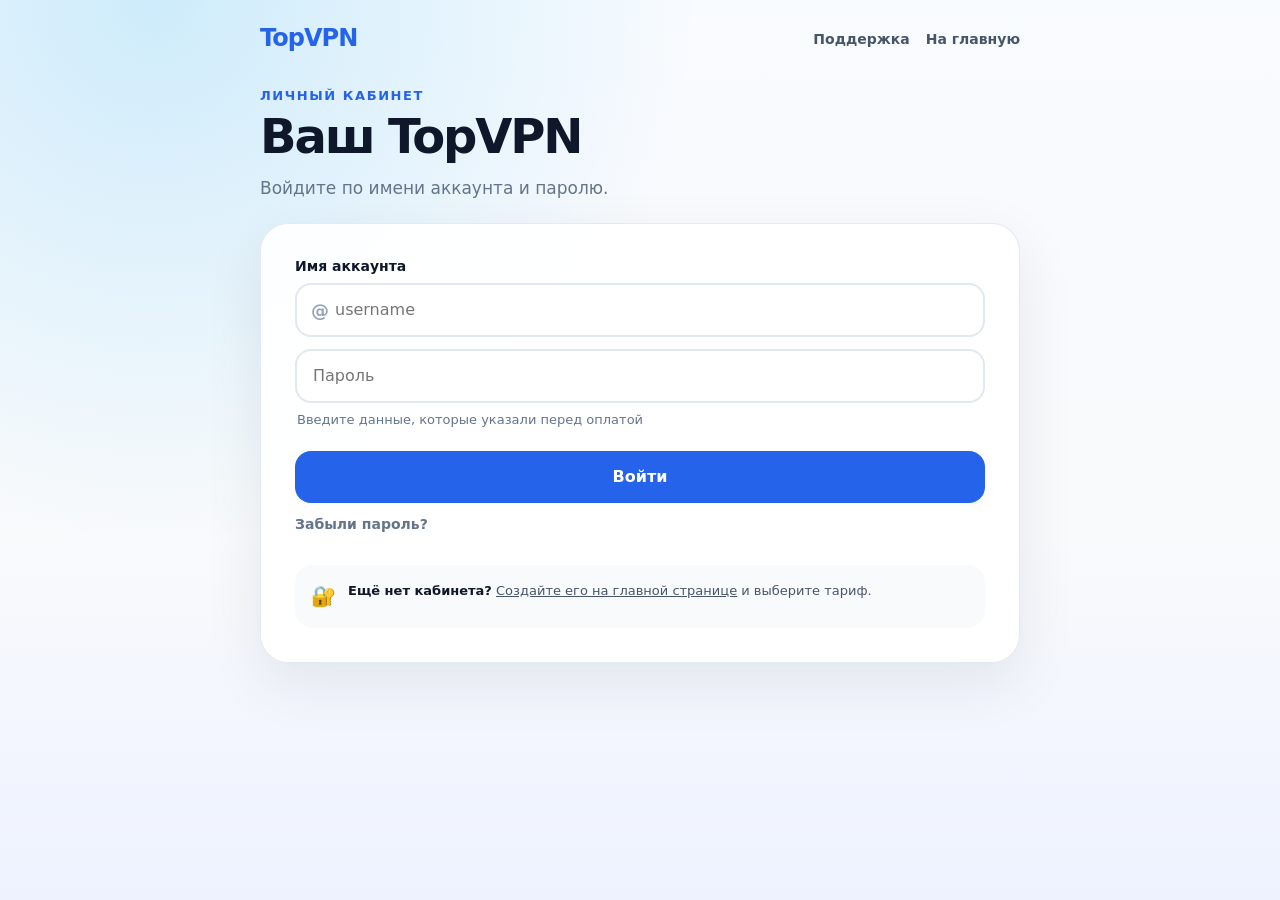
<file: account/index.html>
<!doctype html>
<html lang="ru">
<head>
  <meta charset="UTF-8" />
  <meta name="viewport" content="width=device-width, initial-scale=1.0, viewport-fit=cover" />
  <meta name="description" content="Личный кабинет TopVPN" />
  <meta name="referrer" content="no-referrer" />
  <title>Личный кабинет — TopVPN</title>
  <script src="/referrals.js"></script>
  <style>
    :root {
      color-scheme: light;
      --blue: #2563eb;
      --blue-dark: #1d4ed8;
      --ink: #0f172a;
      --muted: #64748b;
      --line: #e2e8f0;
      --surface: #ffffff;
      --soft: #eff6ff;
      --success: #15803d;
      --danger: #b91c1c;
    }
    * { box-sizing: border-box; }
    html, body { margin: 0; min-height: 100%; }
    body {
      min-height: 100vh;
      background:
        radial-gradient(circle at 12% 0%, rgba(14,165,233,.18), transparent 34rem),
        linear-gradient(180deg, #f8fbff 0%, #f8fafc 60%, #eef2ff 100%);
      color: var(--ink);
      font-family: ui-sans-serif, system-ui, -apple-system, "Segoe UI", Roboto, Arial, sans-serif;
    }
    button, input { font: inherit; }
    a { color: inherit; }
    .shell { width: min(100% - 32px, 760px); margin: 0 auto; padding: 24px 0 48px; }
    .topbar { display: flex; align-items: center; justify-content: space-between; gap: 16px; margin-bottom: 36px; }
    .brand { color: var(--blue); font-size: 24px; font-weight: 900; text-decoration: none; letter-spacing: -.04em; }
    .home { color: #475569; font-size: 14px; font-weight: 700; text-decoration: none; }
    .home:hover { color: var(--blue); }
    .hero { margin-bottom: 20px; }
    .eyebrow { margin: 0 0 8px; color: var(--blue); font-size: 13px; font-weight: 800; text-transform: uppercase; letter-spacing: .12em; }
    h1 { margin: 0; font-size: clamp(32px, 8vw, 48px); line-height: 1.05; letter-spacing: -.045em; }
    .lead { max-width: 610px; margin: 14px 0 0; color: var(--muted); font-size: 17px; line-height: 1.6; }
    .card { padding: clamp(22px, 5vw, 34px); background: rgba(255,255,255,.92); border: 1px solid rgba(226,232,240,.9); border-radius: 28px; box-shadow: 0 20px 60px rgba(15,23,42,.08); }
    .hidden { display: none !important; }
    .field-label { display: block; margin-bottom: 9px; font-size: 14px; font-weight: 800; }
    .input-wrap { position: relative; }
    .at { position: absolute; left: 16px; top: 50%; transform: translateY(-50%); color: #94a3b8; font-size: 18px; font-weight: 800; }
    input {
      width: 100%; min-height: 54px; padding: 0 16px 0 38px; border: 2px solid var(--line); border-radius: 16px;
      background: #fff; color: var(--ink); outline: 0; transition: border-color .16s, box-shadow .16s;
    }
    input:focus { border-color: #60a5fa; box-shadow: 0 0 0 4px rgba(96,165,250,.15); }
    input[aria-invalid="true"] { border-color: #f87171; }
    input.password { margin-top: 12px; padding-left: 16px; }
    .hint { min-height: 22px; margin: 8px 2px 18px; color: var(--muted); font-size: 13px; line-height: 1.45; }
    .hint.success { color: var(--success); }
    .hint.error { color: var(--danger); }
    .button {
      display: inline-flex; min-height: 52px; align-items: center; justify-content: center; gap: 8px; border: 0; border-radius: 16px;
      padding: 0 22px; background: var(--blue); color: #fff; font-weight: 850; cursor: pointer; text-decoration: none;
      transition: transform .15s, background .15s, opacity .15s;
    }
    .button:hover { background: var(--blue-dark); transform: translateY(-1px); }
    .button:disabled { cursor: not-allowed; opacity: .48; transform: none; }
    .button.secondary { background: var(--soft); color: var(--blue-dark); }
    .button.secondary:hover { background: #dbeafe; }
    .button.ghost { min-height: 42px; padding: 0; background: transparent; color: var(--muted); font-size: 14px; }
    .button.ghost:hover { color: var(--ink); transform: none; }
    .wide { width: 100%; }
    .privacy { display: flex; gap: 12px; margin-top: 20px; padding: 16px; border-radius: 18px; background: #f8fafc; color: #475569; font-size: 13px; line-height: 1.55; }
    .privacy strong { color: var(--ink); }
    .privacy-icon { flex: 0 0 auto; font-size: 20px; }
    .account-head { display: flex; align-items: flex-start; justify-content: space-between; gap: 18px; margin-bottom: 28px; }
    .account-name { margin: 3px 0 4px; font-size: 30px; font-weight: 900; letter-spacing: -.035em; }
    .setup-guide { margin-bottom: 16px; background: linear-gradient(145deg, #eff6ff, #fff); }
    .setup-guide h2 { margin: 0 0 10px; font-size: 19px; }
    .setup-guide ol { margin: 0; padding-left: 22px; color: #475569; font-size: 14px; line-height: 1.7; }
    .setup-guide a { color: var(--blue-dark); font-weight: 800; }
    .setup-apps { margin: 0 0 12px; color: var(--muted); font-size: 14px; line-height: 1.6; }
    .setup-platforms { display: flex; flex-wrap: wrap; gap: 8px; margin: 10px 0 16px; }
    .setup-platforms a { display: inline-flex; align-items: center; min-height: 36px; padding: 0 13px; border: 1px solid #bfdbfe; border-radius: 999px; background: #eff6ff; color: var(--blue-dark); font-size: 13px; font-weight: 800; text-decoration: none; transition: background .15s, transform .15s; }
    .setup-platforms a:hover { background: #dbeafe; transform: translateY(-1px); }
    .status { display: inline-flex; align-items: center; gap: 7px; color: var(--success); font-size: 13px; font-weight: 800; }
    .status::before { content: ""; width: 8px; height: 8px; border-radius: 50%; background: #22c55e; box-shadow: 0 0 0 4px #dcfce7; }
    .grid { display: grid; grid-template-columns: repeat(2, 1fr); gap: 14px; }
    .panel { min-height: 150px; padding: 20px; border: 1px solid var(--line); border-radius: 20px; background: #fff; }
    .panel h2 { margin: 0 0 8px; font-size: 17px; }
    .panel p { margin: 0; color: var(--muted); font-size: 14px; line-height: 1.55; }
    .panel .button { margin-top: 18px; min-height: 44px; width: 100%; font-size: 14px; }
    .devices-panel { grid-column: 1 / -1; }
    .devices-head { display: flex; align-items: flex-start; justify-content: space-between; gap: 14px; margin-bottom: 18px; }
    .devices-head .button { width: auto; margin: 0; }
    .device-list { display: grid; gap: 12px; }
    .device-card { padding: 18px; border: 1px solid var(--line); border-radius: 18px; background: #f8fafc; }
    .device-title { display: flex; align-items: center; justify-content: space-between; gap: 12px; }
    .device-title strong { font-size: 17px; }
    .device-actions { display: flex; flex-wrap: wrap; gap: 8px; margin-top: 14px; }
    .device-actions .button { width: auto; min-height: 40px; margin: 0; padding: 0 14px; }
    .device-actions .danger { background: #fee2e2; color: var(--danger); }
    .device-actions .danger:hover { background: #fecaca; }
    .device-form { display: flex; gap: 10px; margin: 14px 0 18px; }
    .device-form input { min-height: 48px; padding: 0 14px; }
    .device-form .button { flex: 0 0 auto; width: auto; min-height: 48px; margin: 0; }
    .inline-form { margin-top: 14px; }
    .inline-form input { min-height: 46px; margin-top: 9px; padding: 0 14px; }
    .inline-form .button { margin-top: 10px; }
    .empty { grid-column: 1 / -1; min-height: 180px; display: flex; flex-direction: column; align-items: center; justify-content: center; text-align: center; background: linear-gradient(145deg, #fff, #f8fbff); }
    .empty-icon { margin-bottom: 12px; font-size: 30px; }
    .actions { display: flex; flex-wrap: wrap; gap: 10px; margin-top: 16px; }
    .toast { position: fixed; left: 50%; bottom: 24px; z-index: 10; transform: translate(-50%, 20px); padding: 12px 16px; border-radius: 14px; background: #0f172a; color: #fff; font-size: 14px; font-weight: 700; opacity: 0; pointer-events: none; transition: .2s; }
    .toast.show { opacity: 1; transform: translate(-50%, 0); }
    .loader { width: 30px; height: 30px; margin: 44px auto; border: 3px solid #dbeafe; border-top-color: var(--blue); border-radius: 50%; animation: spin .8s linear infinite; }
    @keyframes spin { to { transform: rotate(360deg); } }
    @media (max-width: 620px) {
      .shell { width: min(100% - 24px, 760px); padding-top: 18px; }
      .topbar { margin-bottom: 30px; }
      .card { border-radius: 24px; }
      .grid { grid-template-columns: 1fr; }
      .account-head { display: block; }
      .account-head .button { margin-top: 16px; width: 100%; }
      .devices-head, .device-form { display: block; }
      .devices-head .button, .device-form .button { width: 100%; margin-top: 10px; }
    }
  </style>
</head>
<body>
  <main class="shell">
    <nav class="topbar">
      <a class="brand" href="/">TopVPN</a>
      <div><a class="home" href="/support/" style="margin-right:16px">Поддержка</a><a class="home" href="/">На главную</a></div>
    </nav>

    <section class="hero">
      <p class="eyebrow">Личный кабинет</p>
      <h1 id="pageTitle">Ваш TopVPN</h1>
      <p class="lead" id="pageLead">Войдите по имени аккаунта и паролю.</p>
    </section>

    <section class="card" id="loadingView" aria-label="Загрузка">
      <div class="loader"></div>
    </section>

    <section class="card hidden" id="registerView">
      <form class="inline-form hidden" id="telegramRegisterForm">
        <p>Создайте логин и пароль для входа на сайт. Ваши подключения и подписка останутся прежними.</p>
        <label class="field-label" for="telegramUsername">Имя аккаунта</label>
        <input id="telegramUsername" autocomplete="username" minlength="3" maxlength="24" required placeholder="Латинские буквы, цифры и _" />
        <label class="field-label" for="telegramPassword">Пароль</label>
        <input id="telegramPassword" type="password" autocomplete="new-password" minlength="8" maxlength="128" required placeholder="Не менее 8 символов" />
        <input id="telegramPasswordAgain" type="password" autocomplete="new-password" minlength="8" maxlength="128" required placeholder="Повторите пароль" />
        <p class="hint" id="telegramRegisterHint"></p>
        <button class="button wide" type="submit">Создать вход на сайте</button>
      </form>
      <form id="registerForm" novalidate>
        <label class="field-label" for="username">Имя аккаунта</label>
        <div class="input-wrap">
          <span class="at">@</span>
          <input id="username" name="username" type="text" inputmode="text" autocomplete="username"
                 minlength="3" maxlength="24" spellcheck="false" placeholder="username"
                 aria-describedby="usernameHint" />
        </div>
        <input class="password" id="password" name="password" type="password" autocomplete="current-password"
               minlength="8" maxlength="128" placeholder="Пароль" aria-describedby="usernameHint" />
        <div class="hint" id="usernameHint">Введите данные, которые указали перед оплатой</div>
        <button class="button wide" id="createButton" type="submit">Войти</button>
      </form>
      <button class="button ghost" id="showResetRequest" type="button">Забыли пароль?</button>
      <form class="inline-form hidden" id="resetRequestForm">
        <label class="field-label" for="resetUsername">Имя аккаунта</label>
        <input id="resetUsername" autocomplete="username" required placeholder="username" />
        <p class="hint" id="resetRequestHint">Ссылка придёт на подтверждённый адрес email.</p>
        <button class="button wide" id="sendResetButton" type="submit">Отправить ссылку</button>
      </form>
      <form class="inline-form hidden" id="resetPasswordForm">
        <label class="field-label" for="resetNewPassword">Новый пароль</label>
        <input id="resetNewPassword" type="password" autocomplete="new-password" minlength="8" maxlength="128" required placeholder="Не менее 8 символов" />
        <input id="resetConfirmPassword" type="password" autocomplete="new-password" minlength="8" maxlength="128" required placeholder="Повторите пароль" />
        <button class="button wide" id="confirmResetButton" type="submit">Сохранить новый пароль</button>
      </form>
      <div class="privacy">
        <span class="privacy-icon">🔐</span>
        <div><strong>Ещё нет кабинета?</strong> <a href="/#registration">Создайте его на главной странице</a> и выберите тариф.</div>
      </div>
    </section>

    <section class="card hidden" id="accountView">
      <div class="account-head">
        <div>
          <div class="status">Кабинет активен</div>
          <div class="account-name" id="accountName"></div>
        </div>
        <a class="button secondary" href="/#registration">Купить или продлить</a>
      </div>

      <section class="panel setup-guide" aria-labelledby="setupGuideTitle">
        <h2 id="setupGuideTitle">Как подключиться</h2>
        <p class="setup-apps">Выберите платформу, чтобы открыть страницу приложения:</p>
        <nav class="setup-platforms" aria-label="Скачать приложение для платформы">
          <a href="https://apps.apple.com/app/defaultvpn/id6744725017" target="_blank" rel="noopener">iPhone / iPad</a>
          <a href="https://play.google.com/store/apps/details?id=org.amnezia.vpn" target="_blank" rel="noopener">Android</a>
          <a href="https://github.com/amnezia-vpn/amnezia-client/releases/download/5.0.3.0/AmneziaVPN_5.0.3.0_windows_x64.exe" target="_blank" rel="noopener">Windows</a>
          <a href="https://github.com/amnezia-vpn/amnezia-client/releases/download/5.0.3.0/AmneziaVPN_5.0.3.0_macos_x64.pkg" target="_blank" rel="noopener">macOS</a>
          <a href="https://github.com/amnezia-vpn/amnezia-client/releases/download/5.0.3.0/AmneziaVPN_5.0.3.0_linux_x64.run" target="_blank" rel="noopener">Linux</a>
        </nav>
        <ol>
          <li>Установите приложение для своего устройства по ссылке выше.</li>
          <li>В карточке подключения нажмите «Скопировать ключ».</li>
          <li>В приложении добавьте подключение по ключу, вставьте ссылку <code>vpn://</code> и нажмите «Подключить».</li>
        </ol>
      </section>

      <div class="grid">
        <div class="panel empty" id="subscriptionsPanel">
          <div class="empty-icon">🛡️</div>
          <h2>Подключений пока нет</h2>
          <p>После покупки здесь появятся срок подписки, трафик и кнопка подключения.</p>
        </div>
        <div class="panel">
          <h2>Безопасность</h2>
          <p>Измените пароль для входа в личный кабинет.</p>
          <button class="button secondary" id="changePasswordButton" type="button">Изменить пароль</button>
          <form class="inline-form hidden" id="passwordForm">
            <input id="currentPassword" type="password" autocomplete="current-password" placeholder="Текущий пароль" required />
            <input id="newPassword" type="password" autocomplete="new-password" minlength="8" maxlength="128" placeholder="Новый пароль — от 8 символов" required />
            <input id="confirmPassword" type="password" autocomplete="new-password" minlength="8" maxlength="128" placeholder="Повторите новый пароль" required />
            <button class="button" id="savePasswordButton" type="submit">Сохранить пароль</button>
          </form>
        </div>
        <section class="panel" aria-labelledby="emailTitle">
          <h2 id="emailTitle">Уведомления по email</h2>
          <p id="emailStatus">Добавьте и подтвердите адрес, чтобы получать ответы поддержки и напоминания о подписке.</p>
          <button class="button secondary hidden" id="changeEmailButton" type="button">Изменить email</button>
          <form class="inline-form" id="emailForm">
            <input id="accountEmail" type="email" maxlength="254" autocomplete="email" placeholder="name@example.com" required />
            <button class="button secondary" id="sendEmailCodeButton" type="submit">Отправить код</button>
          </form>
          <form class="inline-form hidden" id="emailVerifyForm">
            <input id="emailVerificationCode" inputmode="numeric" autocomplete="one-time-code" pattern="[0-9]{8}" maxlength="8" placeholder="Код из письма" required />
            <button class="button" id="confirmEmailButton" type="submit">Подтвердить email</button>
          </form>
        </section>
      </div>

      <section class="panel" id="telegram">
        <h2>Telegram</h2>
        <p id="telegramStatus">Привяжите Telegram, чтобы управлять этими же подключениями в боте.</p>
        <button class="button secondary" id="linkTelegram" type="button">Привязать Telegram</button>
        <button class="button ghost hidden" id="unlinkTelegram" type="button">Отключить привязку</button>
        <p id="telegramLinkResult" class="hidden"></p>
      </section>

      <div class="actions">
        <button class="button ghost" id="forgetButton" type="button">Выйти на этом устройстве</button>
      </div>
    </section>
  </main>

  <div class="toast" id="toast" role="status" aria-live="polite"></div>

  <script>
  (function () {
    "use strict";

    var API = location.hostname === "gotopvpn.github.io" ? "https://topvpn.site/api/account/v1" : "/api/account/v1";
    var TOKEN_KEY = "topvpn_account_token";
    var token = "";
    var loadingView = document.getElementById("loadingView");
    var registerView = document.getElementById("registerView");
    var accountView = document.getElementById("accountView");
    var usernameInput = document.getElementById("username");
    var passwordInput = document.getElementById("password");
    var usernameHint = document.getElementById("usernameHint");
    var loginButton = document.getElementById("createButton");
    var resetToken = new URLSearchParams(location.search).get("reset") || "";
    var telegramRegisterToken = new URLSearchParams(location.hash.slice(1)).get("telegram_register") || "";
    if (telegramRegisterToken) history.replaceState(null, "", "/account/");

    function normalizeUsername(value) { return String(value || "").trim().toLowerCase(); }
    function setView(view) {
      loadingView.classList.toggle("hidden", view !== "loading");
      registerView.classList.toggle("hidden", view !== "register");
      accountView.classList.toggle("hidden", view !== "account");
    }
    function setHint(text, state) {
      usernameHint.textContent = text;
      usernameHint.className = "hint" + (state ? " " + state : "");
    }
    function toast(message) {
      var el = document.getElementById("toast");
      el.textContent = message;
      el.classList.add("show");
      window.clearTimeout(toast.timer);
      toast.timer = window.setTimeout(function () { el.classList.remove("show"); }, 2500);
    }
    async function request(path, options) {
      var response = await fetch(API + path, options || {});
      var data = {};
      try { data = await response.json(); } catch (_) {}
      if (!response.ok) {
        var error = new Error(data.message || data.error || "request_failed");
        error.status = response.status;
        error.code = data.error;
        throw error;
      }
      return data;
    }
    function renderAccount(account) {
      document.getElementById("telegramStatus").textContent = account.telegramId ? "Привязан Telegram ID: " + account.telegramId : "Привяжите Telegram, чтобы управлять этими же подключениями в боте.";
      document.getElementById("linkTelegram").classList.toggle("hidden", !!account.telegramId);
      document.getElementById("unlinkTelegram").classList.toggle("hidden", !account.telegramId);
      document.getElementById("pageTitle").textContent = "Ваш TopVPN";
      document.getElementById("pageLead").textContent = "Управляйте подключениями и подпиской в одном месте.";
      document.getElementById("accountName").textContent = "@" + account.username;
      renderEmail(account);
      renderDevices(account);
      setView("account");
    }
    function renderEmail(account) {
      var status = document.getElementById("emailStatus");
      var address = document.getElementById("accountEmail");
      var form = document.getElementById("emailForm");
      var verify = document.getElementById("emailVerifyForm");
      var changeButton = document.getElementById("changeEmailButton");
      address.value = account.pendingEmail || account.email || "";
      form.classList.toggle("hidden", !!account.emailVerified && !account.pendingEmail);
      verify.classList.toggle("hidden", !account.pendingEmail);
      changeButton.classList.toggle("hidden", !account.emailVerified || !!account.pendingEmail);
      changeButton.textContent = "Изменить email";
      if (account.pendingEmail) status.textContent = "Код отправлен на " + account.pendingEmail + ". Введите его ниже; он действует 30 минут.";
      else if (account.emailVerified) status.textContent = "" + account.email + " — адрес подтверждён. На него будут приходить ответы поддержки и напоминания о подписке.";
      else status.textContent = "Добавьте и подтвердите адрес, чтобы получать ответы поддержки и напоминания о подписке.";
    }
    function renderDevices(account) {
      var panel = document.getElementById("subscriptionsPanel");
      var devices = account.devices || [];
      var limit = account.deviceLimit || 5;
      var activeSubscription = Number(account.subscriptionExpiresAt || 0) > Date.now() / 1000;
      panel.className = "panel devices-panel";
      panel.innerHTML = "";
      var head = document.createElement("div");
      head.className = "devices-head";
      var heading = document.createElement("div");
      var title = document.createElement("h2"); title.textContent = "Мои подключения";
      var counter = document.createElement("p"); counter.textContent = devices.length + " из " + limit + " подключений";
      heading.append(title, counter);
      var addButton = document.createElement("button");
      addButton.className = "button secondary"; addButton.type = "button"; addButton.textContent = "+ Добавить подключение";
      addButton.disabled = devices.length >= limit || !activeSubscription;
      head.append(heading, addButton); panel.appendChild(head);

      var form = document.createElement("form"); form.className = "device-form hidden";
      var input = document.createElement("input"); input.maxLength = 40; input.required = true; input.placeholder = "Например, Домашний MacBook";
      var save = document.createElement("button"); save.className = "button"; save.type = "submit"; save.textContent = "Создать";
      form.append(input, save); panel.appendChild(form);
      addButton.addEventListener("click", function () { form.classList.toggle("hidden"); if (!form.classList.contains("hidden")) input.focus(); });
      form.addEventListener("submit", async function (event) {
        event.preventDefault(); var name = input.value.trim(); if (!name) return;
        save.disabled = true; save.textContent = "Создаём…";
        try {
          var data = await request("/devices", {method:"POST",headers:{"Authorization":"Bearer "+token,"Content-Type":"application/json"},body:JSON.stringify({name:name})});
          renderAccount(data.account); toast("Подключение создано");
        } catch (error) { toast(error.message || "Не удалось создать подключение"); }
        finally { save.disabled = false; save.textContent = "Создать"; }
      });

      if (!activeSubscription) {
        var notice = document.createElement("p"); notice.textContent = "Подписка не активна. Оплатите или продлите её, чтобы создавать подключения."; panel.appendChild(notice);
      }
      if (!devices.length) {
        var empty = document.createElement("p"); empty.textContent = activeSubscription ? "Создайте первое подключение." : "После оплаты здесь появится первое подключение."; panel.appendChild(empty); return;
      }
      var list = document.createElement("div"); list.className = "device-list"; panel.appendChild(list);
      devices.forEach(function (device) { list.appendChild(deviceCard(device)); });
    }
    function deviceCard(device) {
      var card = document.createElement("article"); card.className = "device-card";
      var row = document.createElement("div"); row.className = "device-title";
      var name = document.createElement("strong"); name.textContent = device.name;
      var state = document.createElement("span"); state.className = "status"; state.textContent = device.status === "active" ? "Активно" : "Приостановлено";
      row.append(name, state); card.appendChild(row);
      var expiry = document.createElement("p");
      expiry.textContent = device.expiresAt ? "Доступ до " + new Date(device.expiresAt * 1000).toLocaleDateString("ru-RU", {day:"numeric",month:"long",year:"numeric"}) : "Срок пока не задан";
      card.appendChild(expiry);
      var actions = document.createElement("div"); actions.className = "device-actions";
      if (device.vpnLink) actions.appendChild(actionButton("Скопировать ключ", function () { copyText(device.vpnLink, "Ключ скопирован"); }));
      if (device.config) actions.appendChild(actionButton("Скачать файл", function () { downloadConfig(device.config, device.name); }));
      var rename = actionButton("Переименовать", function () { showRenameForm(card, device); }); rename.classList.add("secondary"); actions.appendChild(rename);
      var remove = actionButton("Удалить", async function () {
        if (!window.confirm("Удалить подключение «" + device.name + "»? Этот ключ перестанет работать.")) return;
        remove.disabled = true;
        try { var data = await request("/devices/"+encodeURIComponent(device.id),{method:"DELETE",headers:{"Authorization":"Bearer "+token}}); renderAccount(data.account); toast("Подключение удалено"); }
        catch (error) { remove.disabled = false; toast(error.message || "Не удалось удалить подключение"); }
      }); remove.classList.add("danger"); actions.appendChild(remove);
      card.appendChild(actions); return card;
    }
    function actionButton(label, handler) {
      var button = document.createElement("button"); button.className = "button secondary"; button.type = "button"; button.textContent = label; button.addEventListener("click", handler); return button;
    }
    function showRenameForm(card, device) {
      if (card.querySelector(".rename-form")) return;
      var form = document.createElement("form"); form.className = "device-form rename-form";
      var input = document.createElement("input"); input.value = device.name; input.maxLength = 40; input.required = true;
      var save = document.createElement("button"); save.className = "button"; save.type = "submit"; save.textContent = "Сохранить";
      form.append(input, save); card.appendChild(form); input.focus(); input.select();
      form.addEventListener("submit", async function (event) {
        event.preventDefault(); save.disabled = true;
        try { var data = await request("/devices/"+encodeURIComponent(device.id),{method:"PATCH",headers:{"Authorization":"Bearer "+token,"Content-Type":"application/json"},body:JSON.stringify({name:input.value.trim()})}); renderAccount(data.account); toast("Название сохранено"); }
        catch (error) { save.disabled = false; toast(error.message || "Не удалось переименовать подключение"); }
      });
    }
    async function copyText(value, successMessage) {
      try {
        await navigator.clipboard.writeText(value);
        toast(successMessage);
      } catch (_) {
        window.prompt("Скопируйте ключ", value);
      }
    }
    function downloadConfig(config, name) {
      var blob = new Blob([config], { type: "text/plain;charset=utf-8" });
      var url = URL.createObjectURL(blob);
      var link = document.createElement("a");
      link.href = url;
      link.download = "TopVPN-" + String(name || "connection").replace(/[^a-zA-Z0-9а-яА-ЯёЁ_-]+/g, "-") + ".conf";
      document.body.appendChild(link);
      link.click();
      link.remove();
      URL.revokeObjectURL(url);
    }
    async function loadAccount() {
      try {
        var data = await request("/account", { headers: { "Authorization": "Bearer " + token } });
        renderAccount(data.account);
        checkReturnedPayment();
      } catch (error) {
        if (error.status === 401) localStorage.removeItem(TOKEN_KEY);
        token = "";
        history.replaceState(null, "", "/account/");
        setView("register");
        setHint(error.status === 401 ? "Сессия закончилась. Войдите снова" : "Не удалось связаться с сервером", "error");
      }
    }
    document.getElementById("telegramRegisterForm").addEventListener("submit", async function (event) {
      event.preventDefault();
      var username = normalizeUsername(document.getElementById("telegramUsername").value);
      var password = document.getElementById("telegramPassword").value;
      var hint = document.getElementById("telegramRegisterHint");
      if (password !== document.getElementById("telegramPasswordAgain").value) { hint.textContent = "Пароли не совпадают"; return; }
      var button = this.querySelector("button"); button.disabled = true;
      try {
        var data = await request("/telegram/register", {method:"POST",headers:{"Content-Type":"application/json"},body:JSON.stringify({token:telegramRegisterToken,username:username,password:password})});
        telegramRegisterToken = ""; token = data.token; localStorage.setItem(TOKEN_KEY, token);
        this.reset(); this.classList.add("hidden"); await loadAccount(); toast("Вход на сайт создан");
      } catch (error) { hint.textContent = error.message || "Не удалось создать вход"; }
      finally { button.disabled = false; }
    });
    document.getElementById("registerForm").addEventListener("submit", async function (event) {
      event.preventDefault();
      var username = normalizeUsername(usernameInput.value);
      if (!username || passwordInput.value.length < 8) {
        setHint("Введите имя аккаунта и пароль не короче 8 символов", "error");
        return;
      }
      loginButton.disabled = true;
      loginButton.textContent = "Входим…";
      try {
        var data = await request("/sessions", {
          method: "POST", headers: { "Content-Type": "application/json" },
          body: JSON.stringify({ username: username, password: passwordInput.value })
        });
        token = data.token;
        localStorage.setItem(TOKEN_KEY, token);
        renderAccount(data.account);
        checkReturnedPayment();
      } catch (_) {
        setHint("Неверное имя аккаунта или пароль", "error");
      } finally {
        loginButton.disabled = false;
        loginButton.textContent = "Войти";
      }
    });
    document.getElementById("showResetRequest").addEventListener("click", function () {
      document.getElementById("registerForm").classList.add("hidden");
      document.querySelector("#registerView .privacy").classList.add("hidden");
      document.getElementById("showResetRequest").classList.add("hidden");
      document.getElementById("resetRequestForm").classList.remove("hidden");
    });
    document.getElementById("resetRequestForm").addEventListener("submit", async function (event) {
      event.preventDefault();
      var button = document.getElementById("sendResetButton"); button.disabled = true;
      try {
        var data = await request("/account/password/reset", {method:"POST",headers:{"Content-Type":"application/json"},body:JSON.stringify({username:normalizeUsername(document.getElementById("resetUsername").value)})});
        document.getElementById("resetRequestHint").textContent = data.message || "Если аккаунт с подтверждённой почтой существует, письмо отправлено.";
      } catch (error) { document.getElementById("resetRequestHint").textContent = error.message || "Не удалось отправить письмо."; }
      finally { button.disabled = false; }
    });
    document.getElementById("resetPasswordForm").addEventListener("submit", async function (event) {
      event.preventDefault();
      var password = document.getElementById("resetNewPassword").value;
      if (password !== document.getElementById("resetConfirmPassword").value) { toast("Пароли не совпадают"); return; }
      var button = document.getElementById("confirmResetButton"); button.disabled = true;
      try {
        var data = await request("/account/password/reset/confirm", {method:"POST",headers:{"Content-Type":"application/json"},body:JSON.stringify({token:resetToken,newPassword:password})});
        localStorage.removeItem(TOKEN_KEY); token = ""; resetToken = "";
        history.replaceState(null,"","/account/");
        document.getElementById("resetPasswordForm").classList.add("hidden");
        document.getElementById("registerForm").classList.remove("hidden");
        document.getElementById("showResetRequest").classList.remove("hidden");
        document.querySelector("#registerView .privacy").classList.remove("hidden");
        setHint(data.message || "Пароль изменён. Войдите с новым паролем", "success");
      } catch (error) { toast(error.message || "Ссылка недействительна или истекла"); }
      finally { button.disabled = false; }
    });
    async function checkReturnedPayment() {
      var params = new URLSearchParams(window.location.search);
      var paymentId = params.get("payment");
      if (!paymentId || !token) return;
      try {
        var data = await request("/payments/" + encodeURIComponent(paymentId), { headers: { "Authorization": "Bearer " + token } });
        var labels = { paid: "Тестовая оплата прошла", created: "Ожидаем тестовую оплату", processing: "Тестовая оплата обрабатывается", expired: "Время оплаты истекло", canceled: "Оплата отменена" };
        toast(labels[data.payment.status] || "Статус оплаты: " + data.payment.status);
        if (data.payment.fulfilled) {
          var refreshed = await request("/account", { headers: { "Authorization": "Bearer " + token } });
          renderAccount(refreshed.account);
        }
      } catch (_) {
        toast("Не удалось проверить статус оплаты");
      }
      history.replaceState(null, "", "/account/");
    }
    async function changePassword(event) {
      event.preventDefault();
      var currentPassword = document.getElementById("currentPassword");
      var newPassword = document.getElementById("newPassword");
      var confirmPassword = document.getElementById("confirmPassword");
      if (newPassword.value.length < 8) { toast("Новый пароль должен содержать не менее 8 символов"); return; }
      if (newPassword.value !== confirmPassword.value) { toast("Новые пароли не совпадают"); return; }
      var button = document.getElementById("savePasswordButton");
      button.disabled = true;
      button.textContent = "Сохраняем…";
      try {
        await request("/account/password", {
          method: "PATCH", headers: { "Authorization": "Bearer " + token, "Content-Type": "application/json" },
          body: JSON.stringify({ currentPassword: currentPassword.value, newPassword: newPassword.value })
        });
        document.getElementById("passwordForm").reset();
        document.getElementById("passwordForm").classList.add("hidden");
        toast("Пароль изменён");
      } catch (error) {
        toast(error.code === "invalid_current_password" ? "Неверный текущий пароль" : (error.message || "Не удалось изменить пароль"));
      } finally {
        button.disabled = false;
        button.textContent = "Сохранить пароль";
      }
    }
    document.getElementById("changePasswordButton").addEventListener("click", function () {
      document.getElementById("passwordForm").classList.toggle("hidden");
    });
    document.getElementById("changeEmailButton").addEventListener("click", function () {
      var form = document.getElementById("emailForm");
      var isHidden = form.classList.toggle("hidden");
      this.textContent = isHidden ? "Изменить email" : "Скрыть форму";
    });
    document.getElementById("passwordForm").addEventListener("submit", changePassword);
    document.getElementById("emailForm").addEventListener("submit", async function (event) {
      event.preventDefault();
      var button = document.getElementById("sendEmailCodeButton");
      button.disabled = true;
      try {
        await request("/account/email/verification", {
          method: "POST", headers: { "Authorization": "Bearer " + token, "Content-Type": "application/json" },
          body: JSON.stringify({ email: document.getElementById("accountEmail").value.trim() })
        });
        var refreshed = await request("/account", { headers: { "Authorization": "Bearer " + token } });
        renderAccount(refreshed.account);
        toast(refreshed.account.emailVerified ? "Этот адрес уже подтверждён" : "Код отправлен на почту");
      } catch (error) { toast(error.message || "Не удалось отправить код"); }
      finally { button.disabled = false; }
    });
    document.getElementById("emailVerifyForm").addEventListener("submit", async function (event) {
      event.preventDefault();
      var button = document.getElementById("confirmEmailButton");
      button.disabled = true;
      try {
        await request("/account/email/verification/confirm", {
          method: "POST", headers: { "Authorization": "Bearer " + token, "Content-Type": "application/json" },
          body: JSON.stringify({ code: document.getElementById("emailVerificationCode").value.trim() })
        });
        document.getElementById("emailVerificationCode").value = "";
        var refreshed = await request("/account", { headers: { "Authorization": "Bearer " + token } });
        renderAccount(refreshed.account);
        toast("Email подтверждён");
      } catch (error) { toast(error.message || "Не удалось подтвердить email"); }
      finally { button.disabled = false; }
    });
    document.getElementById("linkTelegram").addEventListener("click", async function () {
      var button = this; button.disabled = true;
      try {
        var data = await request("/account/telegram/link-code", {method:"POST", headers:{"Authorization":"Bearer "+token}});
        var result = document.getElementById("telegramLinkResult");
        result.textContent = "Ссылка действует 10 минут. Откройте её только в своём Telegram и нажмите «Запустить». Никому не пересылайте её. ";
        var link = document.createElement("a"); link.href = data.url; link.textContent = "Открыть бота"; link.className = "button"; link.rel = "noopener";
        result.appendChild(link); result.classList.remove("hidden");
      } catch (error) { toast(error.message || "Не удалось создать ссылку"); }
      finally { button.disabled = false; }
    });
    document.getElementById("unlinkTelegram").addEventListener("click", async function () {
      if (!window.confirm("Отключить управление кабинетом через Telegram?")) return;
      try {
        await request("/account/telegram/unlink", {method:"POST", headers:{"Authorization":"Bearer "+token}});
        document.getElementById("telegramLinkResult").classList.add("hidden");
        await loadAccount(); toast("Привязка отключена");
      } catch (error) { toast(error.message || "Не удалось отключить привязку"); }
    });
    document.getElementById("forgetButton").addEventListener("click", function () {
      localStorage.removeItem(TOKEN_KEY);
      token = "";
      history.replaceState(null, "", "/account/");
      window.location.reload();
    });
    if (resetToken) {
      localStorage.removeItem(TOKEN_KEY); token = ""; setView("register");
      document.getElementById("registerForm").classList.add("hidden");
      document.getElementById("showResetRequest").classList.add("hidden");
      document.querySelector("#registerView .privacy").classList.add("hidden");
      document.getElementById("resetPasswordForm").classList.remove("hidden");
    }
    if (telegramRegisterToken) {
      token = ""; setView("register");
      document.getElementById("registerForm").classList.add("hidden");
      document.getElementById("showResetRequest").classList.add("hidden");
      document.querySelector("#registerView .privacy").classList.add("hidden");
      document.getElementById("telegramRegisterForm").classList.remove("hidden");
    } else {
      token = resetToken ? "" : (localStorage.getItem(TOKEN_KEY) || "");
      if (token) loadAccount(); else setView("register");
    }
  })();
  </script>
</body>
</html>
</file>
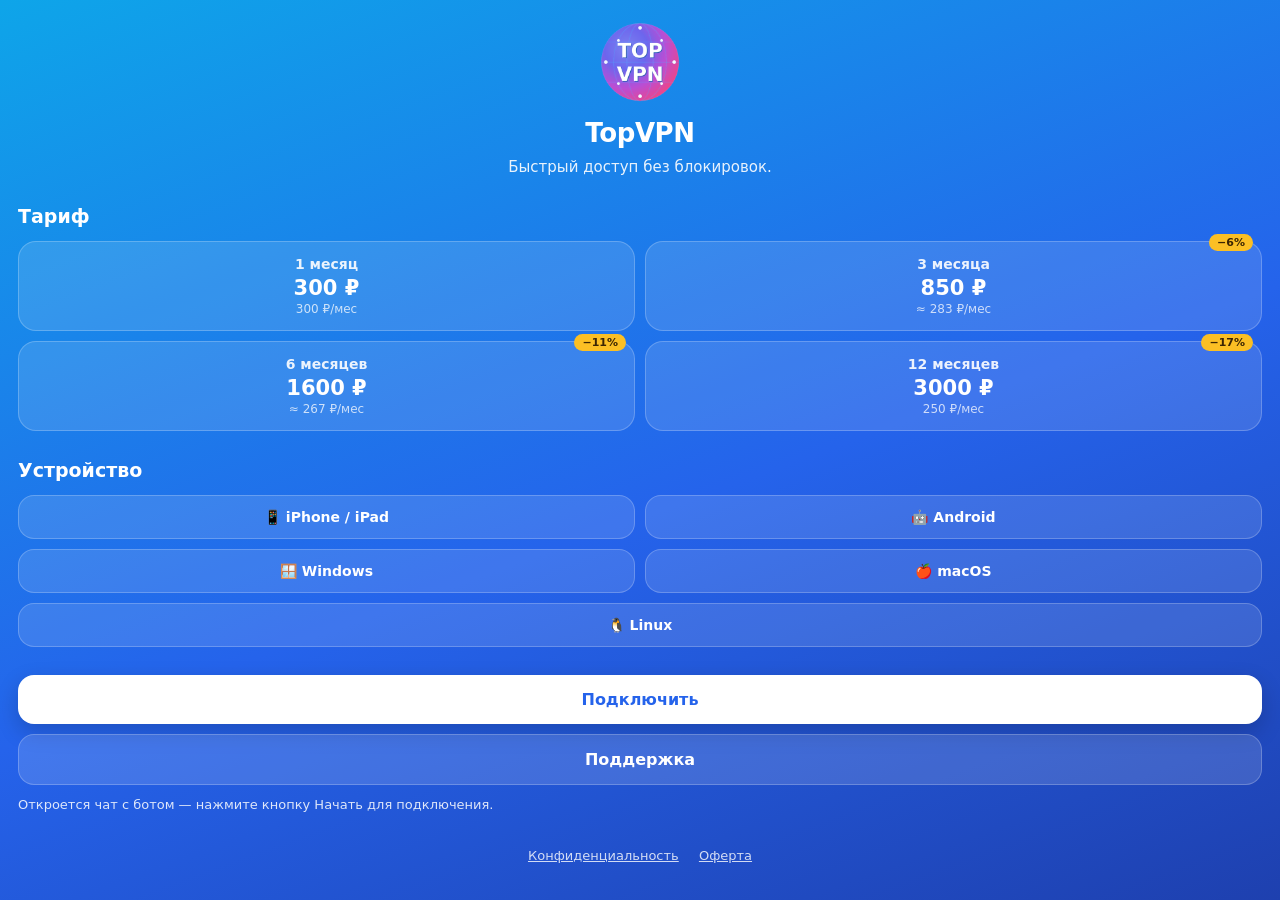
<file: app/index.html>
<!doctype html>
<html lang="ru">
<head>
<meta charset="UTF-8" />
<meta name="viewport" content="width=device-width, initial-scale=1.0, viewport-fit=cover" />
<title>TopVPN</title>
<script id="telegramWebAppSdk" async src="https://telegram.org/js/telegram-web-app.js"></script>
<style>
  :root{
    --blue-1:#0ea5e9; --blue-2:#2563eb; --blue-3:#1e40af;
    --card:rgba(255,255,255,.12); --border:rgba(255,255,255,.22);
  }
  *{box-sizing:border-box;-webkit-tap-highlight-color:transparent}
  html,body{margin:0;padding:0}
  body{
    font-family:ui-sans-serif,system-ui,-apple-system,"Segoe UI",Roboto,Arial,sans-serif;
    background:linear-gradient(160deg,var(--blue-1) 0%,var(--blue-2) 55%,var(--blue-3) 100%);
    background-attachment:fixed;
    color:#fff; min-height:100vh;
    padding:20px 18px calc(28px + env(safe-area-inset-bottom));
  }
  header{text-align:center;margin-bottom:26px}
  .logo{width:84px;height:84px;margin:0 auto 14px;display:block}
  h1{font-size:26px;font-weight:800;margin:0 0 8px;letter-spacing:-.4px}
  .lead{font-size:15px;line-height:1.5;opacity:.9;margin:0}
  h2{font-size:19px;font-weight:800;margin:0 0 14px}
  section{margin-bottom:28px}
  .card{
    background:var(--card);border:1px solid var(--border);
    border-radius:20px;padding:16px;backdrop-filter:blur(6px);
  }
  .tariffs{display:grid;grid-template-columns:1fr 1fr;gap:10px}
  .tariff{
    background:var(--card);border:1px solid var(--border);border-radius:18px;
    padding:14px 12px;text-align:center;cursor:pointer;transition:.15s;position:relative;
  }
  .tariff.active{background:#fff;border-color:#fff;color:var(--blue-3)}
  .tariff .term{font-size:14px;font-weight:700;opacity:.9}
  .tariff.active .term{opacity:1}
  .tariff .price{font-size:21px;font-weight:800;margin-top:4px}
  .tariff .per{font-size:12px;opacity:.75;margin-top:2px}
  .badge{
    position:absolute;top:-8px;right:8px;background:#fbbf24;color:#3b2503;
    font-size:11px;font-weight:800;padding:2px 8px;border-radius:999px;
  }
  .os-grid{display:grid;grid-template-columns:1fr 1fr;gap:10px}
  .os{
    background:var(--card);border:1px solid var(--border);border-radius:16px;
    padding:13px 10px;text-align:center;font-weight:700;font-size:14px;cursor:pointer;transition:.15s;
  }
  .os.active{background:#fff;border-color:#fff;color:var(--blue-3)}
  .os.wide{grid-column:1 / -1}
  .steps{margin:14px 0 0;padding-left:20px;font-size:14px;line-height:1.65}
  .steps li{margin-bottom:6px}
  .note{font-size:13px;opacity:.85;margin-top:10px;line-height:1.5}
  .btn{
    display:block;width:100%;text-align:center;text-decoration:none;
    padding:15px 18px;border-radius:16px;font-weight:800;font-size:16px;
    border:none;cursor:pointer;font-family:inherit;
  }
  .btn-white{background:#fff;color:var(--blue-2);box-shadow:0 8px 22px rgba(0,0,0,.18)}
  .btn-ghost{background:rgba(255,255,255,.14);border:1px solid var(--border);color:#fff}
  .btn + .btn{margin-top:10px}
  .hidden{display:none}
  footer{text-align:center;font-size:13px;opacity:.8;padding-top:6px}
  footer a{color:#fff;text-decoration:underline;margin:0 8px}
</style>
</head>
<body>

<header>
  <img class="logo" src="logo.png" alt="TopVPN" />
  <h1>TopVPN</h1>
  <p class="lead" id="leadText">Быстрый доступ без блокировок.</p>
</header>

<section>
  <h2>Тариф</h2>
  <div class="tariffs" id="tariffs">
    <div class="tariff" data-months="1"><div class="term">1 месяц</div><div class="price">300 ₽</div><div class="per">300 ₽/мес</div></div>
    <div class="tariff" data-months="3"><span class="badge">−6%</span><div class="term">3 месяца</div><div class="price">850 ₽</div><div class="per">≈ 283 ₽/мес</div></div>
    <div class="tariff" data-months="6"><span class="badge">−11%</span><div class="term">6 месяцев</div><div class="price">1600 ₽</div><div class="per">≈ 267 ₽/мес</div></div>
    <div class="tariff" data-months="12"><span class="badge">−17%</span><div class="term">12 месяцев</div><div class="price">3000 ₽</div><div class="per">250 ₽/мес</div></div>
  </div>
</section>

<section id="osSection">
  <h2>Устройство</h2>
  <div class="os-grid" id="osGrid">
    <div class="os" data-os="ios">📱 iPhone / iPad</div>
    <div class="os" data-os="android">🤖 Android</div>
    <div class="os" data-os="windows">🪟 Windows</div>
    <div class="os" data-os="macos">🍎 macOS</div>
    <div class="os wide" data-os="linux">🐧 Linux</div>
  </div>

  <div class="card hidden" id="osCard" style="margin-top:12px">
    <div id="osSteps"></div>
    <a class="btn btn-ghost" id="appLink" href="#" target="_blank" rel="noopener" style="margin-top:14px">Установить приложение</a>
  </div>
</section>

<section>
  <button class="btn btn-white" id="connectBtn">Подключить</button>
  <a class="btn btn-ghost" href="/support/" target="_blank" rel="noopener">Поддержка</a>
  <p class="note" id="connectNote">Откроется чат с ботом — нажмите кнопку Начать для подключения.</p>
</section>

<footer>
  <a href="https://telegra.ph/POLITIKA-KONFIDENCIALNOSTI-08-12-99" target="_blank" rel="noopener">Конфиденциальность</a>
  <a href="https://telegra.ph/PUBLICHNAYA-OFERTA-08-12-15" target="_blank" rel="noopener">Оферта</a>
</footer>

<script>
(function(){
  var tg = null;
  function initTelegram(){
    tg = window.Telegram && window.Telegram.WebApp;
    if (tg) { try { tg.ready(); tg.expand(); } catch(e){} }
  }
  initTelegram();
  var telegramSdk = document.getElementById("telegramWebAppSdk");
  if (telegramSdk) telegramSdk.addEventListener("load", initTelegram);

  var APPS = {
    ios:     {name:"DefaultVPN",  url:"https://apps.apple.com/app/defaultvpn/id6744725017"},
    android: {name:"AmneziaVPN",  url:"https://play.google.com/store/apps/details?id=org.amnezia.vpn"},
    windows: {name:"AmneziaVPN",  url:"https://github.com/amnezia-vpn/amnezia-client/releases/download/5.0.3.0/AmneziaVPN_5.0.3.0_windows_x64.exe"},
    macos:   {name:"AmneziaVPN",  url:"https://github.com/amnezia-vpn/amnezia-client/releases/download/5.0.3.0/AmneziaVPN_5.0.3.0_macos_x64.pkg"},
    linux:   {name:"AmneziaVPN",  url:"https://github.com/amnezia-vpn/amnezia-client/releases/download/5.0.3.0/AmneziaVPN_5.0.3.0_linux_x64.run"}
  };

  var STEPS = {
    ios: ["Установите DefaultVPN","Скопируйте ключ из чата с ботом","В приложении: + -> «Вставить» -> «Добавить» -> «Подключить»"],
    android: ["Установите AmneziaVPN","Скопируйте ключ vpn:// из чата с ботом","В приложении добавьте подключение по ключу, вставьте ссылку и подключитесь"],
    windows: ["Скачайте и установите AmneziaVPN","Скопируйте ключ vpn:// из чата с ботом","В приложении добавьте подключение по ключу, вставьте ссылку и подключитесь"],
    macos: ["Скачайте и установите AmneziaVPN","Скопируйте ключ vpn:// из чата с ботом","В приложении добавьте подключение по ключу, вставьте ссылку и подключитесь"],
    linux: ["Скачайте и установите AmneziaVPN","Скопируйте ключ vpn:// из чата с ботом","В приложении добавьте подключение по ключу, вставьте ссылку и подключитесь"]
  };

  var NOTES = { linux: "Не отключайте IPv6 в системе — иначе кнопка подключения не работает." };

  var months = null, os = null;

  // Режим продления: t.me/GetTopVPN_bot/app?startapp=renew
  var isRenew = false;
  try {
    var sp = (tg && tg.initDataUnsafe && tg.initDataUnsafe.start_param) || "";
    if (!sp) {
      var m = window.location.search.match(/[?&]tgWebAppStartParam=([^&]+)/);
      if (m) sp = decodeURIComponent(m[1]);
    }
    isRenew = (sp === "renew");
  } catch (e) {}

  if (isRenew) {
    os = "renew";
    document.getElementById("osSection").style.display = "none";
    document.getElementById("leadText").innerHTML = "Продление подписки.<br/>Выберите срок — счёт придёт в чат с ботом.";
    document.getElementById("connectBtn").textContent = "Продлить";
    document.getElementById("connectNote").textContent = "Счёт придёт в чат с ботом. Срок добавится к текущему.";
  }

  function findParent(node, cls){
    while (node && node !== document) {
      if (node.nodeType === 1 && node.classList && node.classList.contains(cls)) return node;
      node = node.parentNode;
    }
    return null;
  }

  function bindPicker(containerId, cls, attr, cb){
    var container = document.getElementById(containerId);
    if (!container) return;
    container.addEventListener("click", function(ev){
      var el = findParent(ev.target, cls);
      if (!el) return;
      var all = container.getElementsByClassName(cls);
      for (var i = 0; i < all.length; i++) all[i].classList.remove("active");
      el.classList.add("active");
      try { if (tg && tg.HapticFeedback) tg.HapticFeedback.selectionChanged(); } catch(e){}
      cb(el.getAttribute(attr));
    });
  }

  bindPicker("tariffs", "tariff", "data-months", function(v){ months = v; });

  bindPicker("osGrid", "os", "data-os", function(v){
    os = v;
    var card = document.getElementById("osCard");
    var list = "";
    for (var i = 0; i < STEPS[v].length; i++) list += "<li>" + STEPS[v][i] + "</li>";
    var note = NOTES[v] ? '<p class="note">' + NOTES[v] + "</p>" : "";
    document.getElementById("osSteps").innerHTML = "<ol class='steps'>" + list + "</ol>" + note;
    var link = document.getElementById("appLink");
    link.href = APPS[v].url;
    link.textContent = "Установить " + APPS[v].name;
    card.classList.remove("hidden");
  });

  function notify(msg){
    try { if (tg && tg.showAlert) { tg.showAlert(msg); return; } } catch(e){}
    alert(msg);
  }

  var btn = document.getElementById("connectBtn");
  btn.addEventListener("click", function(){
    if (!months) { notify("Выберите тариф"); return; }
    if (!isRenew && !os) { notify("Выберите устройство"); return; }

    var param = "buy_" + months + "_" + os;
    var link = "https://t.me/GetTopVPN_bot?start=" + param;

    if (tg && typeof tg.openTelegramLink === "function") {
      try {
        tg.openTelegramLink(link);
        if (typeof tg.close === "function") setTimeout(function(){ tg.close(); }, 300);
        return;
      } catch (err) {}
    }
    window.location.href = link;
  });
})();
</script>
</body>
</html>
</file>
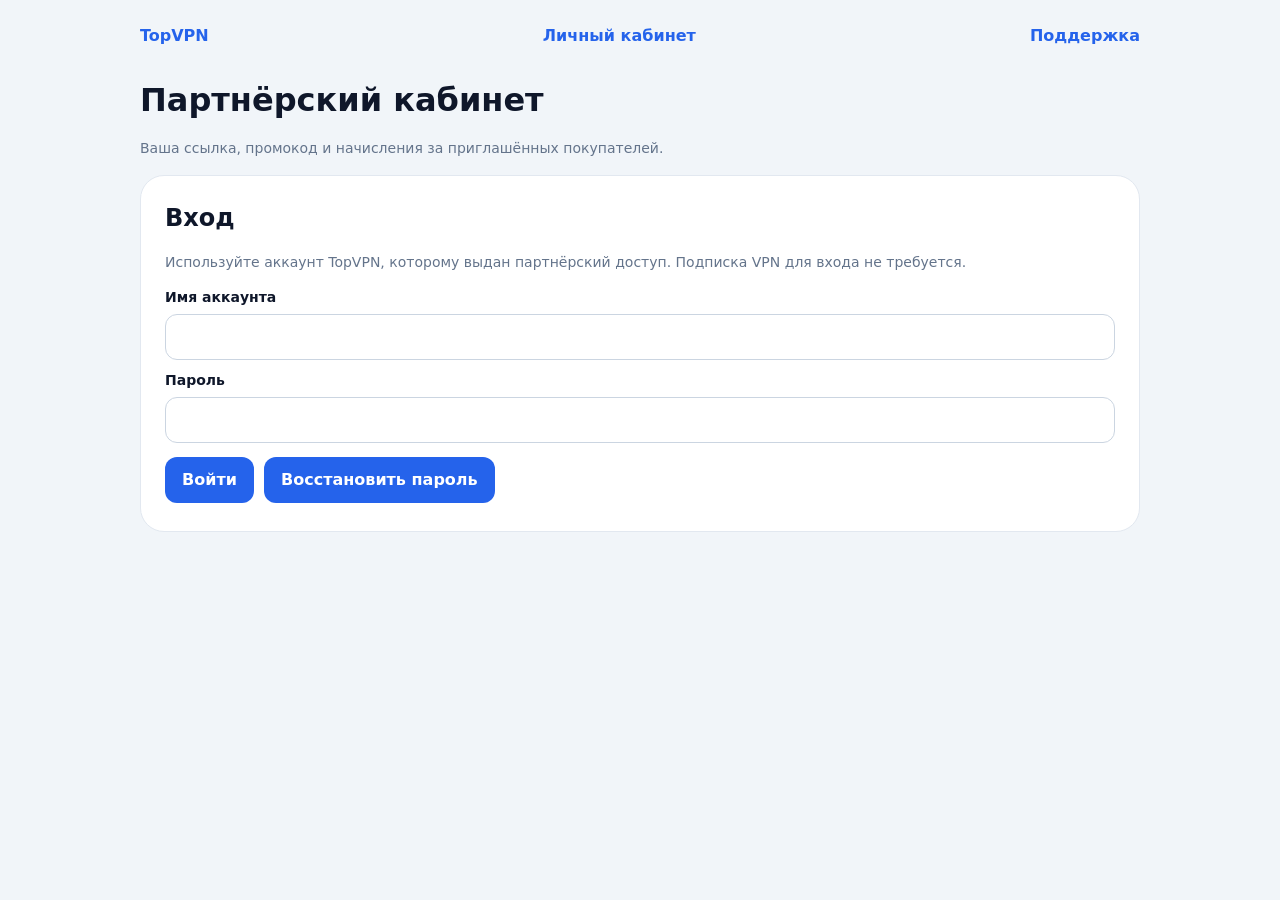
<file: partners/index.html>
<!doctype html>
<html lang="ru">
<head>
  <meta charset="UTF-8">
  <meta name="viewport" content="width=device-width, initial-scale=1">
  <meta name="referrer" content="no-referrer">
  <title>Партнёрский кабинет — TopVPN</title>
  <link rel="stylesheet" href="/partners/style.css">
  <style>body{margin:0;background:#f1f5f9}main{max-width:1000px;margin:auto;padding:24px 16px}nav{display:flex;justify-content:space-between;gap:16px;margin-bottom:28px}nav a{color:#2563eb;font-weight:750;text-decoration:none}h1{font-size:32px;margin:0 0 8px}</style>
</head>
<body>
  <main class="referral-ui">
    <nav><a href="/">TopVPN</a><a href="/account/">Личный кабинет</a><a href="/support/">Поддержка</a></nav>
    <h1>Партнёрский кабинет</h1>
    <p class="muted">Ваша ссылка, промокод и начисления за приглашённых покупателей.</p>
    <div id="partnerNotice" role="status" hidden></div>
    <form id="partnerLogin" class="card" hidden>
      <h2>Вход</h2>
      <p class="muted">Используйте аккаунт TopVPN, которому выдан партнёрский доступ. Подписка VPN для входа не требуется.</p>
      <label>Имя аккаунта<input id="partnerUsername" autocomplete="username" required maxlength="24"></label>
      <label>Пароль<input id="partnerPassword" type="password" autocomplete="current-password" required maxlength="128"></label>
      <button>Войти</button>
      <a class="btn" href="/account/">Восстановить пароль</a>
    </form>
    <section id="partnerWork" hidden>
      <button id="partnerRefresh">Обновить</button><button id="partnerLogout" class="secondary">Выйти</button>
      <div id="partnerSummary"></div>
      <form id="partnerChangePassword" class="card">
        <h2>Смена пароля</h2>
        <div class="grid"><label>Текущий пароль<input name="currentPassword" type="password" autocomplete="current-password" required></label><label>Новый пароль<input name="newPassword" type="password" autocomplete="new-password" minlength="8" maxlength="128" required></label></div>
        <button>Сохранить пароль</button>
      </form>
    </section>
  </main>
  <script src="/partners/common.js"></script>
  <script src="/partners/partner.js"></script>
</body>
</html>
</file>
<file: partners/style.css>
.referral-ui {font-family:ui-sans-serif,system-ui,-apple-system,"Segoe UI",sans-serif;color:#0f172a;line-height:1.5}
.referral-ui * {box-sizing:border-box}
.referral-ui .card {background:white;border:1px solid #e2e8f0;border-radius:24px;padding:24px;margin:16px 0}
.referral-ui h2 {font-size:24px;margin:0 0 16px;font-weight:800}
.referral-ui h3 {font-size:19px;font-weight:750;margin:0 0 12px}
.referral-ui .muted {color:#64748b;font-size:14px}
.referral-ui .grid {display:grid;grid-template-columns:repeat(auto-fit,minmax(185px,1fr));gap:14px}
.referral-ui label {display:block;font-weight:650;font-size:14px;margin:10px 0}
.referral-ui input,.referral-ui select {display:block;width:100%;min-height:46px;border:1px solid #cbd5e1;background:white;border-radius:12px;padding:10px 12px;font:inherit;color:inherit;margin-top:6px}
.referral-ui input[type=checkbox] {width:auto;display:inline;min-height:0;margin-right:6px}
.referral-ui button,.referral-ui .btn {display:inline-block;background:#2563eb;color:white;border:0;border-radius:12px;padding:11px 17px;font:inherit;font-weight:700;cursor:pointer;text-decoration:none;margin:4px 5px 4px 0}
.referral-ui button.secondary {background:#eff6ff;color:#1d4ed8}
.referral-ui button.danger {background:#fee2e2;color:#b91c1c}
.referral-ui button:disabled {opacity:.5;cursor:wait}
.referral-ui :focus-visible {outline:3px solid #93c5fd;outline-offset:2px}
.referral-ui .notice {padding:12px;border-radius:12px;white-space:pre-wrap;background:#eff6ff;color:#1d4ed8;margin:12px 0;overflow-wrap:anywhere}
.referral-ui .notice.error {background:#fef2f2;color:#b91c1c}
.referral-ui [hidden] {display:none!important}
.referral-ui .metric {background:#f8fafc;border-radius:15px;padding:16px}
.referral-ui .metric strong {font-size:24px;display:block;font-weight:800}
.referral-ui .table-wrap {overflow:auto}
.referral-ui table {border-collapse:collapse;min-width:520px;width:100%;font-size:14px}
.referral-ui th,.referral-ui td {text-align:left;border-bottom:1px solid #e2e8f0;padding:12px 8px}
.referral-ui .copy-row {display:flex;gap:8px;align-items:end;flex-wrap:wrap;margin:10px 0}
.referral-ui .copy-row label {flex:1;min-width:180px}
.referral-ui .copy-row input {font-weight:500}
.referral-ui .partner-list {display:flex;gap:8px;flex-wrap:wrap}
.referral-ui .partner-list button {background:#eff6ff;color:#1d4ed8}
@media(max-width:600px){.referral-ui .card{padding:18px}.referral-ui h2{font-size:22px}}
</file>
